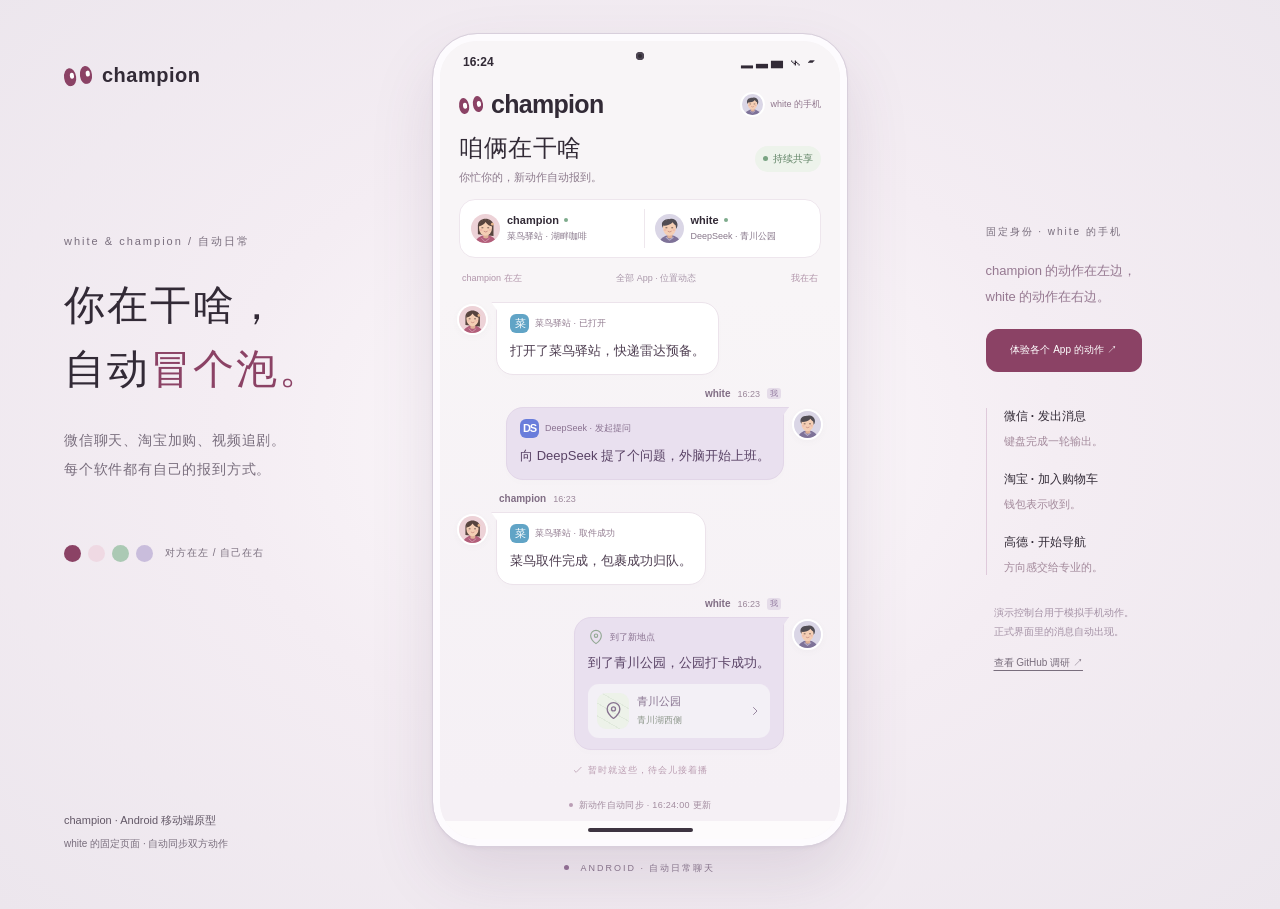
<file: index.html>
<!doctype html>
<html lang="zh-CN">
<head>
  <meta charset="UTF-8">
  <meta name="viewport" content="width=device-width, initial-scale=1, viewport-fit=cover">
  <meta name="theme-color" content="#f8f5f7">
  <title>champion · white 的手机</title>
  <link rel="stylesheet" href="styles.css?v=8">
  <link rel="stylesheet" href="diary.css?v=12">
  <script src="app-actions.js?v=2" defer></script>
  <script src="app.js?v=16" defer></script>
</head>
<body data-viewer="white">
  <div class="studio">
    <aside class="intro">
      <div class="wordmark"><span class="brand-eyes"><i></i><i></i></span> champion</div>
      <div class="intro-copy"><p class="eyebrow">white & champion / 自动日常</p><h1>你在干啥，<br>自动<span>冒个泡。</span></h1><p class="intro-description">微信聊天、淘宝加购、视频追剧。<br>每个软件都有自己的报到方式。</p></div>
      <div class="design-palette"><i></i><i></i><i></i><i></i><span>对方在左 / 自己在右</span></div>
      <p class="studio-foot">champion · Android 移动端原型<br><span>white 的固定页面 · 自动同步双方动作</span></p>
    </aside>
    <div class="device-wrap">
      <button class="mobile-prototype-label" data-action="demo">演示原型 · white 的手机 <span>体验动作 ⌄</span></button>
      <main class="phone" aria-label="white 的 champion 手机原型">
        <div class="statusbar"><span id="demo-clock">16:24</span><span class="camera" aria-hidden="true"></span><span class="system-icons" aria-hidden="true">▂▃▅ <span>⌁</span> ▰</span></div>
        <div id="screen" class="screen diary-screen"></div>
        <div class="gesture-bar" aria-hidden="true"><span></span></div>
        <div id="toast" class="toast" role="status" aria-live="polite"></div>
        <dialog id="sheet" aria-labelledby="sheet-title"></dialog>
      </main>
      <p class="device-caption"><span></span> ANDROID · 自动日常聊天</p>
    </div>
    <aside class="preview-controls single-chat-controls" aria-label="原型演示控制">
      <p class="eyebrow">固定身份 · white 的手机</p>
      <p class="demo-context">champion 的动作在左边，<br>white 的动作在右边。</p>
      <button class="studio-simulate" data-action="demo">体验各个 App 的动作 ↗</button>
      <div class="demo-examples"><p><b>微信 · 发出消息</b><span>键盘完成一轮输出。</span></p><p><b>淘宝 · 加入购物车</b><span>钱包表示收到。</span></p><p><b>高德 · 开始导航</b><span>方向感交给专业的。</span></p></div>
      <p class="try-note">演示控制台用于模拟手机动作。<br>正式界面里的消息自动出现。</p>
      <a class="research-link" href="research.md" target="_blank" rel="noopener">查看 GitHub 调研 ↗</a>
    </aside>
  </div>
</body>
</html>
</file>
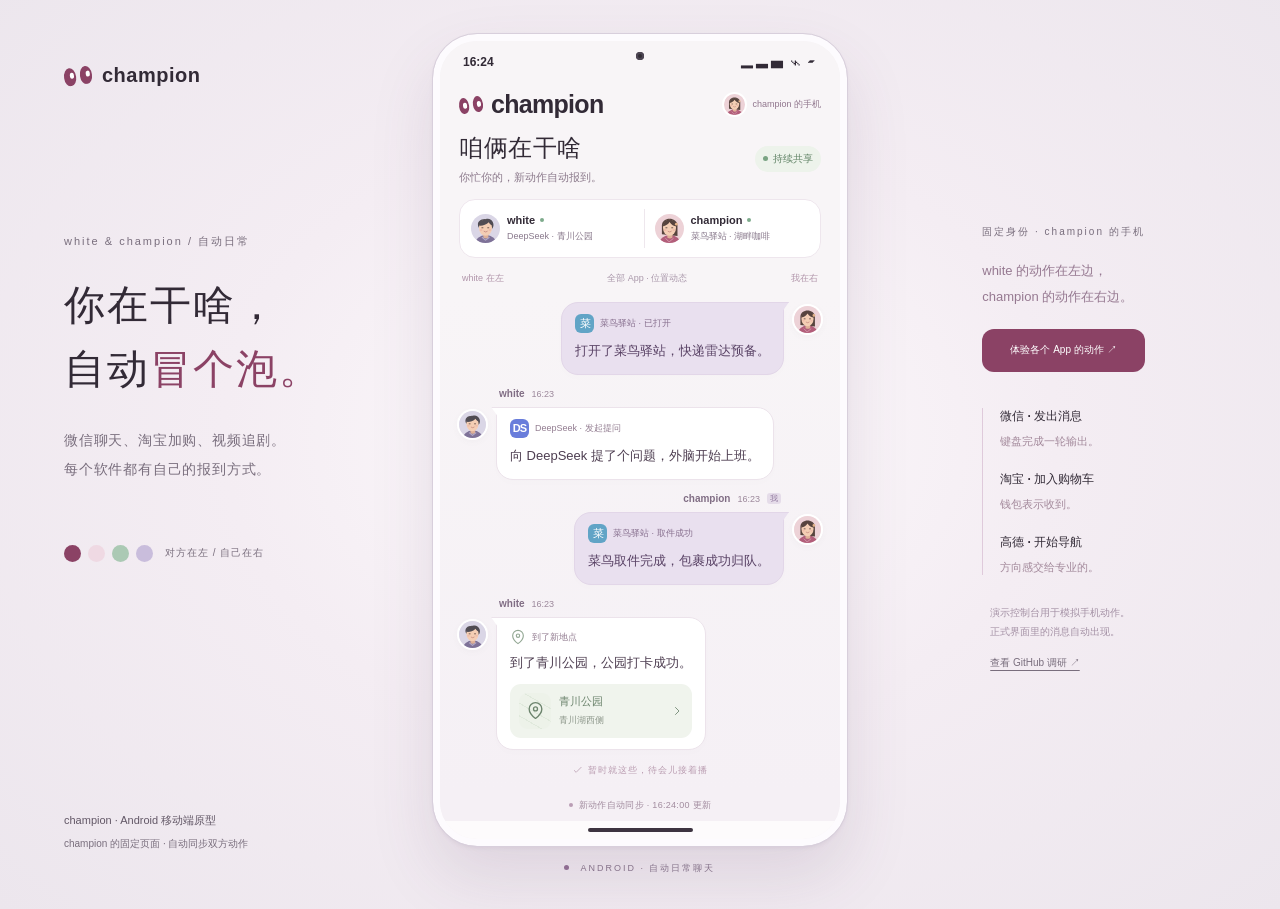
<file: champion.html>
<!doctype html>
<html lang="zh-CN">
<head>
  <meta charset="UTF-8">
  <meta name="viewport" content="width=device-width, initial-scale=1, viewport-fit=cover">
  <meta name="theme-color" content="#f8f5f7">
  <title>champion · champion 的手机</title>
  <link rel="stylesheet" href="styles.css?v=8">
  <link rel="stylesheet" href="diary.css?v=12">
  <script src="app-actions.js?v=2" defer></script>
  <script src="app.js?v=16" defer></script>
</head>
<body data-viewer="champion">
  <div class="studio">
    <aside class="intro">
      <div class="wordmark"><span class="brand-eyes"><i></i><i></i></span> champion</div>
      <div class="intro-copy"><p class="eyebrow">white & champion / 自动日常</p><h1>你在干啥，<br>自动<span>冒个泡。</span></h1><p class="intro-description">微信聊天、淘宝加购、视频追剧。<br>每个软件都有自己的报到方式。</p></div>
      <div class="design-palette"><i></i><i></i><i></i><i></i><span>对方在左 / 自己在右</span></div>
      <p class="studio-foot">champion · Android 移动端原型<br><span>champion 的固定页面 · 自动同步双方动作</span></p>
    </aside>
    <div class="device-wrap">
      <button class="mobile-prototype-label" data-action="demo">演示原型 · champion 的手机 <span>体验动作 ⌄</span></button>
      <main class="phone" aria-label="champion 的 champion 手机原型">
        <div class="statusbar"><span id="demo-clock">16:24</span><span class="camera" aria-hidden="true"></span><span class="system-icons" aria-hidden="true">▂▃▅ <span>⌁</span> ▰</span></div>
        <div id="screen" class="screen diary-screen"></div>
        <div class="gesture-bar" aria-hidden="true"><span></span></div>
        <div id="toast" class="toast" role="status" aria-live="polite"></div>
        <dialog id="sheet" aria-labelledby="sheet-title"></dialog>
      </main>
      <p class="device-caption"><span></span> ANDROID · 自动日常聊天</p>
    </div>
    <aside class="preview-controls single-chat-controls" aria-label="原型演示控制">
      <p class="eyebrow">固定身份 · champion 的手机</p>
      <p class="demo-context">white 的动作在左边，<br>champion 的动作在右边。</p>
      <button class="studio-simulate" data-action="demo">体验各个 App 的动作 ↗</button>
      <div class="demo-examples"><p><b>微信 · 发出消息</b><span>键盘完成一轮输出。</span></p><p><b>淘宝 · 加入购物车</b><span>钱包表示收到。</span></p><p><b>高德 · 开始导航</b><span>方向感交给专业的。</span></p></div>
      <p class="try-note">演示控制台用于模拟手机动作。<br>正式界面里的消息自动出现。</p>
      <a class="research-link" href="research.md" target="_blank" rel="noopener">查看 GitHub 调研 ↗</a>
    </aside>
  </div>
</body>
</html>
</file>
<file: styles.css>
@charset "UTF-8";
:root{--paper:#f8f5f7;--surface:#fff;--ink:#322a36;--muted:#796e7d;--berry:#8b4265;--rose:#efd9e3;--rose-light:#f8edf2;--sage:#dce9df;--green:#447663;--line:#eee7ed;--lilac:#e5e0f2;--shadow:0 8px 28px #4b314c08;font-family:"Segoe UI","Microsoft YaHei",sans-serif;color:var(--ink);background:#f0eaf0;font-synthesis:none}
*{box-sizing:border-box}body{margin:0}button,a,input{ -webkit-tap-highlight-color:transparent}button,input{font:inherit}button{cursor:pointer;color:inherit}button:disabled{cursor:default;opacity:.45}button:focus-visible,a:focus-visible,input:focus-visible,summary:focus-visible{outline:3px solid #9364ba;outline-offset:3px}button{border:0;background:none}a{color:inherit}button svg{flex-shrink:0}svg.icon{width:22px;height:22px;fill:none;stroke:currentColor;stroke-width:1.7;stroke-linecap:round;stroke-linejoin:round;vertical-align:middle}h1,h2,h3,p{margin:0}button,a{touch-action:manipulation}button{min-height:44px}button:active:not(:disabled){transform:translateY(1px)}[hidden]{display:none!important}.studio{display:grid;grid-template-columns:minmax(230px,1fr) 414px minmax(215px,1fr);align-items:center;gap:clamp(30px,5vw,90px);max-width:1440px;margin:auto;padding:34px 5vw;min-height:100dvh;background:radial-gradient(ellipse at 50% 48%,#fdfafc 0%,#f4edf3 46%,#ece6ed 100%)}.intro{align-self:stretch;display:flex;flex-direction:column;padding:30px 0 20px}.wordmark{font-size:12px;letter-spacing:3px;text-decoration:none;display:flex;align-items:center;gap:10px;font-weight:650}.brand-eyes{display:inline-flex;gap:4px;transform:rotate(-8deg)}.brand-eyes i{width:12px;height:18px;background:var(--berry);border-radius:60% 60% 55% 55%;position:relative}.brand-eyes i:after{content:"";width:4px;height:6px;background:#fff;position:absolute;right:2px;top:5px;border-radius:3px}.intro-copy{margin:auto 0 60px}.eyebrow{font-size:11px;letter-spacing:2px;color:var(--muted);font-weight:500}.intro h1{font-family:"Microsoft YaHei",sans-serif;font-size:clamp(36px,3.2vw,48px);font-weight:500;line-height:1.55;letter-spacing:2px;margin-top:25px}.intro h1 span{color:var(--berry)}.intro-description{font-size:14px;color:var(--muted);line-height:2.1;margin-top:25px;letter-spacing:.8px}.design-palette{display:flex;align-items:center;gap:7px;margin-bottom:auto}.design-palette i{height:17px;width:17px;border-radius:50%;background:var(--berry)}.design-palette i:nth-child(2){background:var(--rose)}.design-palette i:nth-child(3){background:#abc9b4}.design-palette i:nth-child(4){background:#c9bddc}.design-palette span{font-size:10px;margin-left:5px;letter-spacing:1px;color:var(--muted)}.studio-foot{font-size:11px;line-height:2.1;color:#625766;margin-top:100px}.studio-foot span{font-size:10px;color:var(--muted)}.device-wrap{width:414px}.phone{position:relative;width:414px;height:862px;max-height:calc(100dvh - 88px);min-height:670px;display:flex;flex-direction:column;border:7px solid #fdfbfe;outline:1px solid #d8cfdc;border-radius:44px;background:var(--paper);overflow:hidden;box-shadow:0 30px 65px #5b3e6122,0 2px 4px #573b6214}.statusbar{flex-shrink:0;height:36px;display:flex;justify-content:space-between;align-items:center;padding:5px 23px 0;font-size:12px;font-weight:650;background:var(--paper);position:relative;z-index:2}.camera{position:absolute;left:calc(50% - 4px);top:11px;width:8px;height:8px;border-radius:50%;background:#312c33;box-shadow:inset 0 0 0 2px #4d4553}.system-icons{font-size:13px;letter-spacing:2px;display:flex;align-items:center;gap:5px}.system-icons span{font-size:20px}.screen{flex:1;overflow-y:auto;overflow-x:hidden;scrollbar-width:none;position:relative;scroll-behavior:smooth}.screen::-webkit-scrollbar{display:none}.bottom-nav{display:grid;grid-template-columns:repeat(4,1fr);padding:6px 13px 1px;background:#fdfbfc;border-top:1px solid var(--line);flex-shrink:0;z-index:2}.nav-item{font-size:10px;display:flex;flex-direction:column;align-items:center;gap:4px;color:var(--muted);padding:6px 0}.nav-item .nav-icon{height:28px;width:53px;display:grid;place-items:center;border-radius:20px}.nav-item.active{color:var(--berry);font-weight:650}.nav-item.active .nav-icon{background:var(--rose)}.nav-item .icon{width:21px;height:21px}.gesture-bar{height:18px;background:#fdfbfc;display:grid;place-items:center;z-index:2;flex-shrink:0}.gesture-bar span{height:4px;width:105px;border-radius:5px;background:#3d3440}.device-caption{text-align:center;font-size:9px;letter-spacing:2px;color:#8a788e;margin-top:16px}.device-caption span{display:inline-block;width:5px;height:5px;border-radius:50%;background:#947296;vertical-align:1px;margin-right:7px}.mobile-prototype-label{display:none}.preview-controls{max-width:245px;justify-self:center}.preview-controls>.eyebrow{font-size:10px}.scenario-list{display:grid;gap:8px;margin-top:23px}.scenario-list button{padding:13px 11px;display:flex;align-items:center;gap:11px;border-radius:13px;text-align:left;border:1px solid transparent;transition:background .2s;font-size:12px;width:100%;min-height:68px}.scenario-list button[aria-pressed=true]{background:#fbf8fc;border-color:#e1d4e2;box-shadow:0 5px 15px #5b3f6906}.scenario-list small{display:block;font-size:10px;font-weight:400;color:var(--muted);margin-top:5px}.scenario-dot{width:7px;height:7px;background:#599178;border-radius:50%;flex-shrink:0}.scenario-dot.offline{background:#b49a77}.scenario-dot.paused{background:#b7829c}.scenario-dot.unpaired{background:#a8a0b5}.scenario-check{margin-left:auto;opacity:0;color:var(--berry)}[aria-pressed=true] .scenario-check{opacity:1}.try-note{margin:44px 8px 25px;font-size:11px;line-height:1.9}.mini-line{display:block;width:23px;height:2px;background:#b997b1;margin-bottom:16px}.try-note p{font-weight:600;margin-bottom:6px}.try-note>span:last-child{color:var(--muted);font-size:10px}.reset-preview{font-size:11px;color:var(--muted);padding:8px}.research-link{display:block;font-size:10px;margin:15px 8px;color:var(--muted);text-underline-offset:4px}.page{padding:10px 21px 24px;animation:arrive .22s ease-out}.topline{display:flex;justify-content:space-between;align-items:center;margin:3px 0 21px}.app-brand{font-size:22px;letter-spacing:2px;font-weight:650;display:flex;align-items:center;gap:9px}.app-brand small{font-size:9px;letter-spacing:1.5px;color:var(--muted);font-weight:400;display:block;margin-top:1px}.brand-block{display:flex;align-items:center;gap:8px}.brand-block .brand-eyes i{width:10px;height:16px}.round-btn{height:44px;width:44px;display:grid;place-items:center;border-radius:50%;background:#fff;position:relative;border:1px solid var(--line);flex-shrink:0}.round-btn.notification:after{content:"";position:absolute;width:5px;height:5px;border-radius:50%;background:var(--berry);right:12px;top:10px;border:1px solid #fff}.greeting{font-size:12px;color:var(--muted);margin-bottom:9px;display:flex;align-items:center;gap:5px}.greeting .icon{width:15px;height:15px}.home-title{font-size:25px;font-weight:600;line-height:1.45;letter-spacing:.4px;margin-bottom:17px}.home-title em{font-style:normal;color:var(--berry)}.together-strip{display:flex;justify-content:space-between;align-items:center;margin-bottom:15px}.couple-stack{display:flex;align-items:center;gap:0}.avatar{width:42px;height:42px;border-radius:50%;display:block;overflow:hidden;flex-shrink:0}.avatar svg{width:100%;height:100%;display:block}.couple-stack .avatar{width:29px;height:29px;border:2px solid var(--paper)}.couple-stack .avatar+.avatar{margin-left:-8px}.together-text{font-size:11px;margin-left:7px;color:#756679}.together-text b{font-family:Georgia,serif;font-size:16px;font-weight:400;color:var(--berry);margin:0 3px}.share-chip{font-size:10px;border-radius:20px;padding:6px 9px;min-height:32px;display:flex;align-items:center;gap:4px;color:var(--green);background:#eaf1eb}.share-chip .icon{width:12px;height:12px}.share-chip.is-paused{color:var(--berry);background:var(--rose-light)}.map-card{background:#fff;border-radius:24px;overflow:hidden;box-shadow:var(--shadow);border:1px solid #ede8ec;position:relative}.mini-map{height:215px;position:relative;overflow:hidden;background:#eff0e9}.map-illustration{height:100%;width:100%;display:block}.map-illustration .road{fill:none;stroke:#fff;stroke-width:9}.map-illustration .minor{stroke:#fafbf7;stroke-width:4}.map-illustration .road-edge{fill:none;stroke:#dcded4;stroke-width:12}.map-illustration .street-label{font-size:9px;fill:#8c978c;letter-spacing:2px}.map-illustration .water-label{font-size:12px;fill:#8dafa6;letter-spacing:5px}.map-caption{position:absolute;left:10px;bottom:6px;color:#637b6d;font-size:8px;letter-spacing:.5px;background:#f9fcf5b8;padding:2px 5px;border-radius:4px}.map-location-tag{position:absolute;top:13px;left:13px;border-radius:15px;background:#fffefaee;padding:7px 10px;font-size:10px;display:flex;align-items:center;gap:4px;color:#61705f;box-shadow:0 2px 8px #5368470b}.map-location-tag .icon{height:12px;width:12px}.map-expand{position:absolute;bottom:13px;right:12px;height:36px;min-height:36px;width:36px;border-radius:12px;background:#fffdf8;display:grid;place-items:center;color:#6d7769;box-shadow:0 2px 8px #53684712}.map-expand .icon{width:18px;height:18px}.map-marker{position:absolute;top:47%;left:62%;transform:translate(-50%,-50%);min-height:44px;padding:0;display:flex;flex-direction:column;align-items:center}.map-marker:active{transform:translate(-50%,-50%)}.marker-ring{border:3px solid #fff;border-radius:50%;box-shadow:0 0 0 2px #b87594,0 5px 12px #63495629;position:relative;background:#e9bbcb}.map-marker .avatar{width:43px;height:43px}.marker-ring:after{content:"";position:absolute;width:9px;height:9px;background:var(--berry);border:2px solid white;border-radius:50%;right:0;bottom:0}.marker-label{font-size:10px;background:#fff;padding:4px 9px;border-radius:7px;box-shadow:0 3px 6px #48543d13;margin-top:7px;white-space:nowrap}.self-dot{position:absolute;left:26%;top:77%;width:16px;height:16px;background:#83779f;border:3px solid white;border-radius:50%;box-shadow:0 0 0 9px #9283b423}.self-label{position:absolute;top:84%;left:25%;font-size:9px;color:#756a8b}.map-dashed{position:absolute;inset:0;height:100%;width:100%;pointer-events:none}.map-dashed path{stroke:#ba879f;stroke-width:1.8;stroke-dasharray:5 5;fill:none}.map-dashed text{font-size:10px;fill:#9a6480}.partner-card{padding:15px}.partner-row{display:flex;align-items:center;gap:10px}.partner-details{flex:1}.partner-name{font-size:14px;font-weight:650;display:flex;align-items:center;gap:7px}.tiny-status{font-size:9px;font-weight:400;display:inline-flex;align-items:center;gap:3px;color:var(--green)}.tiny-status:before{content:"";width:4px;height:4px;background:currentColor;border-radius:50%}.partner-sub{font-size:11px;color:var(--muted);margin-top:5px}.distance{text-align:right;font-size:11px;color:var(--muted)}.distance b{font-family:Georgia,serif;font-weight:400;font-size:26px;color:var(--ink);margin-right:3px}.distance span{display:block;font-size:9px;margin-top:2px;color:var(--muted)}.soft-divider{border:none;border-top:1px solid var(--line);margin:12px 0}.device-info{display:flex;align-items:center;gap:11px;color:#7c7281;font-size:10px}.device-info span{display:flex;align-items:center;gap:4px;white-space:nowrap}.device-info .icon{width:13px;height:13px}.device-info .freshness{margin-left:auto;color:#8e8292;font-size:9px}.section-title{font-size:14px;font-weight:650;display:flex;align-items:center;justify-content:space-between;margin:21px 0 11px}.text-button{font-size:10px;font-weight:400;color:var(--muted);display:flex;align-items:center;gap:3px;min-height:30px;padding:0 0 0 8px}.text-button .icon{width:13px;height:13px}.current-cards{display:grid;grid-template-columns:1fr 1fr;gap:11px}.current-card{border-radius:18px;background:var(--rose-light);padding:14px;text-align:left;min-width:0;min-height:111px;position:relative;overflow:hidden}.current-card.sage{background:#eaf0eb}.current-card .card-label{font-size:10px;color:#806d79;display:flex;align-items:center;gap:5px}.current-card .card-label .icon{width:14px;height:14px}.current-card h3{font-size:16px;font-weight:600;margin:10px 0 5px}.current-card p{font-size:9px;color:var(--muted)}.mini-app{display:inline-flex;width:25px;height:25px;border-radius:8px;background:#d9687b;color:white;align-items:center;justify-content:center;margin-right:6px;font-size:17px;font-weight:650;vertical-align:middle}.current-card .corner-art{position:absolute;right:13px;bottom:17px;color:#c2afbb;transform:rotate(-13deg)}.current-card .corner-art .icon{width:30px;height:30px;stroke-width:1.2}.my-status{display:flex;align-items:center;justify-content:space-between;padding:14px 0 2px;font-size:10px;color:var(--muted)}.my-status button{font-size:10px;color:var(--berry);display:flex;align-items:center;gap:4px;min-height:34px}.my-status .icon{width:12px;height:12px}.heart-send{margin-top:14px;display:flex;align-items:center;justify-content:center;gap:8px;padding:14px;width:100%;background:var(--berry);color:#fff;border-radius:16px;font-size:12px;box-shadow:0 5px 15px #8b426518;min-height:48px}.heart-send .icon{height:17px;width:17px}.page-heading{display:flex;align-items:center;justify-content:space-between;margin:7px 0 6px}.page-heading h1{font-size:24px;font-weight:600}.page-subtitle{font-size:11px;color:var(--muted);line-height:1.7;margin-bottom:21px}.heading-eyebrow{font-size:9px;color:var(--berry);letter-spacing:1px;margin-bottom:8px}.full-map-page{padding:10px 0 0;position:relative;min-height:100%}.map-header{padding:0 21px 14px}.full-map{height:395px;position:relative;background:#eef0e8;overflow:hidden}.full-map .map-marker{top:41%;left:65%}.full-map .self-dot{top:73%;left:28%}.full-map .self-label{top:79%;left:27%}.full-map .map-location-tag{top:16px;left:21px}.full-map .map-illustration{transform:scale(1.35)}.full-map .map-caption{bottom:35px;left:19px}.map-bottom{margin:-24px 12px 0;border-radius:26px 26px 0 0;background:var(--paper);position:relative;padding:9px 9px 22px}.sheet-handle{width:33px;height:4px;background:#d8cfd9;border-radius:4px;margin:0 auto 16px}.location-detail{padding:16px;background:#fff;border-radius:19px}.location-detail h2{font-size:18px;margin-bottom:5px}.location-meta{font-size:11px;color:var(--muted);line-height:1.8}.location-actions{display:grid;grid-template-columns:1fr 1fr;gap:10px;margin-top:16px}.pill-btn{border-radius:13px;background:var(--rose-light);font-size:11px;padding:10px;display:flex;align-items:center;justify-content:center;gap:6px;min-height:43px;color:var(--berry)}.pill-btn.primary{background:var(--berry);color:#fff}.pill-btn .icon{width:16px;height:16px}.place-row{display:flex;align-items:center;gap:12px;padding:13px 3px;text-align:left;width:100%;font-size:12px;border-bottom:1px solid var(--line)}.place-icon{display:grid;place-items:center;width:35px;height:35px;background:#e9e2ef;border-radius:12px;color:#8b78a0;flex-shrink:0}.place-row small{display:block;font-size:10px;color:var(--muted);margin-top:4px}.chevron{margin-left:auto;color:#a69baa}.chevron .icon{width:16px;height:16px}.segmented{display:flex;padding:4px;border-radius:13px;background:#ece6ed;margin-bottom:20px;gap:4px}.segmented button{flex:1;font-size:11px;min-height:34px;border-radius:10px;color:var(--muted)}.segmented button[aria-pressed=true]{background:#fff;color:var(--berry);box-shadow:0 2px 6px #52395a08;font-weight:600}.app-summary{padding:20px;background:var(--rose-light);border-radius:21px;margin-bottom:17px}.summary-top{display:flex;justify-content:space-between;align-items:center;font-size:10px;color:var(--muted)}.summary-number{font-size:11px;margin-top:10px;display:flex;align-items:baseline;gap:5px}.summary-number b{font-size:34px;font-family:Georgia,serif;font-weight:400}.summary-caption{font-size:10px;color:var(--muted);margin-top:8px}.bar-chart{display:flex;height:83px;align-items:flex-end;gap:8px;padding-top:10px;margin-top:15px}.bar-column{display:flex;flex:1;height:100%;align-items:center;justify-content:flex-end;flex-direction:column;gap:7px}.bar{width:100%;max-width:29px;border-radius:5px 5px 3px 3px;background:#dcb7cb;min-height:3px}.bar.current{background:#98647f}.bar-column small{font-size:8px;color:#806979}.app-list{background:#fff;border-radius:20px;padding:3px 15px}.app-row{display:flex;align-items:center;gap:11px;border-bottom:1px solid var(--line);padding:15px 0;width:100%;text-align:left}.app-row:last-child{border:0}.app-logo{display:grid;place-items:center;width:40px;height:40px;border-radius:13px;color:#fff;background:#c46175;font-weight:700;font-size:20px;flex-shrink:0}.app-logo.music{background:#d66178}.app-logo.chat{background:#6ba57f}.app-logo.book{background:#b85964;font-size:12px}.app-logo.map{background:#7793bc}.app-logo .icon{width:23px;height:23px}.app-row-info{flex:1;min-width:0}.app-row-info strong{font-size:12px;font-weight:550;display:block}.app-row-info small{font-size:9px;color:var(--muted);display:block;margin-top:5px}.app-time{font-size:11px;color:#766a7b;text-align:right}.app-time small{display:block;font-size:8px;margin-top:5px}.tiny-track{display:block;width:100%;height:3px;background:#f3eef2;border-radius:4px;margin-top:8px}.tiny-track span{height:3px;border-radius:3px;background:#d9b5c8;display:block}.subtle-note{font-size:10px;color:var(--muted);line-height:1.9;margin:14px 3px;display:flex;gap:6px;align-items:flex-start}.subtle-note .icon{width:13px;height:13px;margin-top:3px;flex-shrink:0}.timeline{padding-left:7px}.timeline-item{display:flex;position:relative;padding:0 0 25px 27px;gap:10px}.timeline-item:before{content:"";position:absolute;left:3px;top:5px;width:7px;height:7px;border-radius:50%;background:#af829a;box-shadow:0 0 0 4px #f0e4eb}.timeline-item:after{content:"";position:absolute;left:6px;top:17px;bottom:0;width:1px;background:#e7dce6}.timeline-item:last-child:after{display:none}.timeline-time{font-size:10px;color:var(--muted);min-width:34px;line-height:1.6}.timeline-content h3{font-size:12px;font-weight:550;line-height:1.5}.timeline-content p{font-size:10px;color:var(--muted);margin-top:5px;line-height:1.7}.quote-card{background:#fff;border-radius:14px;padding:12px 16px;margin-top:9px;font-size:12px;color:var(--berry)}.couple-banner{border-radius:23px;padding:24px 18px 20px;background:var(--rose-light);text-align:center;position:relative;overflow:hidden;margin-bottom:22px}.pair-portraits{display:flex;justify-content:center;align-items:center;gap:22px;margin:1px 0 13px}.pair-portraits .avatar{width:65px;height:65px;border:3px solid #fff}.pair-portraits>.icon{color:#b06e8e;width:22px;height:22px}.couple-banner h2{font-size:16px;font-weight:600;letter-spacing:1px}.couple-banner p{font-size:10px;color:var(--muted);margin-top:8px}.couple-banner p b{font-family:Georgia,serif;font-size:15px;font-weight:400;color:var(--berry)}.settings-group{background:#fff;border-radius:20px;padding:0 15px}.setting-row{display:flex;align-items:center;gap:11px;padding:15px 0;border-bottom:1px solid var(--line);width:100%;text-align:left;font-size:12px}.setting-row:last-child{border:0}.setting-row>span:first-child{color:#96809d}.setting-copy{flex:1}.setting-copy b{font-size:12px;font-weight:550}.setting-copy small{display:block;font-size:9px;color:var(--muted);margin-top:5px;line-height:1.6}.toggle{height:28px;min-height:44px;width:43px;position:relative;flex-shrink:0;display:grid;place-items:center;cursor:pointer}.toggle input{position:absolute;opacity:0;width:43px;height:44px;inset:0;cursor:pointer}.toggle-track{width:37px;height:23px;border-radius:15px;background:#ddd5df;transition:background .2s;pointer-events:none}.toggle-track:after{content:"";display:block;width:17px;height:17px;margin:3px;background:#fff;border-radius:50%;box-shadow:0 1px 3px #473d511f;transition:transform .2s}.toggle input:checked+.toggle-track{background:var(--berry)}.toggle input:checked+.toggle-track:after{transform:translateX(14px)}.toggle input:focus-visible+.toggle-track{outline:3px solid #9364ba;outline-offset:4px}.setting-value{font-size:10px;color:var(--muted)}.pause-banner{padding:13px 14px;display:flex;gap:11px;align-items:center;width:100%;background:#eee8f3;border-radius:16px;text-align:left;margin-top:15px;color:#756387}.pause-banner .icon{width:19px;height:19px}.pause-banner strong{font-size:11px;font-weight:550}.pause-banner small{display:block;font-size:9px;color:var(--muted);margin-top:5px;line-height:1.6}.pause-banner .chevron{margin-left:auto}.permission-statement{text-align:center;font-size:9px;line-height:1.9;color:var(--muted);margin-top:22px}.state-message{padding:21px 18px;background:#f4edf5;border-radius:20px;margin-bottom:18px;display:flex;align-items:flex-start;gap:12px}.state-message .icon{width:23px;height:23px;color:#957aa2}.state-message h3{font-size:12px;font-weight:550;margin-bottom:7px}.state-message p{font-size:10px;color:var(--muted);line-height:1.9}.empty-scene{text-align:center;padding:38px 22px;background:var(--rose-light);border-radius:25px;margin:18px 0}.empty-portraits{display:flex;align-items:center;justify-content:center;gap:20px;margin-bottom:25px}.empty-portraits .avatar{width:65px;height:65px}.empty-avatar{height:65px;width:65px;border:1.5px dashed #ba94ab;border-radius:50%;display:grid;place-items:center;color:#b292a9}.empty-scene h2{font-size:22px;font-weight:550;line-height:1.6;margin-bottom:13px}.empty-scene p{font-size:11px;color:var(--muted);line-height:2}.empty-scene .heart-send{margin-top:25px}.muted-map{filter:saturate(.3)}.muted-map .marker-ring{box-shadow:0 0 0 2px #b0a8aa}.muted-map .marker-ring:after{background:#a9a1a0}.paused-map-overlay{position:absolute;inset:0;display:flex;align-items:center;justify-content:center;background:#f5f3f0bc;backdrop-filter:blur(3px);z-index:1}.paused-map-message{text-align:center;color:#8d788e}.paused-map-message>.icon{width:32px;height:32px;stroke-width:1.3;margin-bottom:8px}.paused-map-message p{font-size:12px}.paused-map-message small{font-size:9px;display:block;margin-top:6px}.toast{position:absolute;bottom:95px;left:24px;right:24px;background:#4d3e52;box-shadow:0 6px 18px #42324725;color:#fff;padding:13px 16px;border-radius:15px;font-size:11px;line-height:1.6;z-index:8;opacity:0;transform:translateY(8px);pointer-events:none;transition:opacity .2s,transform .2s;text-align:center}.toast.show{opacity:1;transform:translateY(0)}dialog{border:0;border-radius:27px 27px 35px 35px;background:var(--paper);color:var(--ink);padding:10px 21px 27px;width:min(400px,calc(100vw - 14px));max-height:78dvh;overflow-y:auto;margin:auto;box-shadow:0 12px 70px #2e1f4940}dialog::backdrop{background:#3d2f434d;backdrop-filter:blur(3px)}.dialog-head{display:flex;align-items:center;justify-content:space-between;margin-bottom:16px}.dialog-head h2{font-size:19px;font-weight:600}.dialog-head button{width:36px;min-height:36px;background:#eae4ed;border-radius:50%;display:grid;place-items:center}.dialog-head button .icon{width:17px;height:17px}.sheet-body>p{font-size:11px;color:var(--muted);line-height:1.9;margin-bottom:16px}.choice-grid{display:grid;grid-template-columns:1fr 1fr;gap:10px;margin-bottom:16px}.choice-grid button{border:1px solid #e7dfe8;border-radius:15px;background:#fff;padding:15px 9px;text-align:center;font-size:12px;min-height:72px}.choice-grid button[aria-pressed=true]{background:var(--rose-light);border-color:#b7809c;color:var(--berry)}.choice-grid button .icon{display:block;margin:0 auto 8px;color:#a888a0}.form-label{display:block;font-size:11px;margin:14px 0 8px}.text-input{width:100%;padding:13px 14px;border:1px solid #ddd2e0;background:#fff;border-radius:12px;font-size:16px;color:var(--ink)}.sheet-primary{width:100%;min-height:47px;padding:12px;background:var(--berry);color:#fff;border-radius:14px;font-size:12px;margin-top:17px;display:flex;align-items:center;justify-content:center;gap:7px}.sheet-primary .icon{width:17px;height:17px}.check-row{display:flex;gap:10px;align-items:center;padding:12px 0;min-height:47px;font-size:12px;line-height:1.7;cursor:pointer}.check-row input{accent-color:var(--berry);width:18px;height:18px;flex-shrink:0}.check-row small{font-size:10px;color:var(--muted);display:block}.radio-card{display:flex;align-items:center;gap:12px;padding:15px 12px;border:1px solid var(--line);background:#fff;border-radius:13px;margin:10px 0;font-size:12px;cursor:pointer}.radio-card input{accent-color:var(--berry);width:17px;height:17px;flex-shrink:0}.radio-card small{display:block;font-size:10px;color:var(--muted);margin-top:6px}.share-code{font-family:Georgia,serif;font-size:39px;letter-spacing:10px;text-align:center;color:var(--berry);padding:23px 0;background:var(--rose-light);border-radius:15px;margin-bottom:20px}.dialog-success{text-align:center;padding:18px 4px}.dialog-success>.icon{width:60px;height:60px;fill:#ebc5d7;stroke:#b47b99;stroke-width:1;margin-bottom:15px}.dialog-success h3{font-size:21px;margin-bottom:10px}.dialog-success p{font-size:12px;line-height:1.9;color:var(--muted)}.success-note{background:var(--rose-light);padding:18px;border-radius:16px;font-size:12px;line-height:1.8;margin-top:16px;color:var(--berry)}.data-table{width:100%;border-collapse:collapse;font-size:11px}.data-table td{padding:13px 2px;border-bottom:1px solid var(--line)}.data-table td:last-child{text-align:right;color:var(--muted)}.notice-item{padding:15px 0;border-bottom:1px solid var(--line);display:flex;gap:12px}.notice-item .icon{color:#a67b96;width:20px;height:20px}.notice-item h3{font-size:12px;font-weight:550;margin-bottom:6px}.notice-item p{font-size:10px;color:var(--muted);line-height:1.8}.notice-item small{display:block;color:#958899;font-size:9px;margin-top:8px}.inline-demo{font-size:9px;background:#ece5ef;color:#77677f;padding:3px 7px;border-radius:5px;margin-bottom:12px;display:inline-block}.inline-error{font-size:11px;line-height:1.7;color:#a0445d;min-height:19px;margin-top:7px}.privacy-callout{padding:14px;background:#e9efe9;border-radius:13px;font-size:10px;line-height:1.9;color:#56775f}.visual-heart{position:relative;display:block;height:120px;margin-bottom:8px}.visual-heart:before,.visual-heart:after{content:"";position:absolute;top:21px;width:55px;height:87px;background:#dca9c1;border-radius:40px 40px 5px 5px;left:calc(50% - 47px);transform:rotate(-45deg);transform-origin:100% 100%;box-shadow:inset 4px 4px 10px #f0c8de}.visual-heart:after{left:calc(50% + 6px);transform:rotate(45deg);transform-origin:0 100%;background:#c18aaa;box-shadow:inset -4px 4px 10px #e8bad1}.route-mode .map-dashed path{stroke-width:3;stroke-dasharray:0}.phone:has(dialog[open]) .screen{overflow:hidden}
@keyframes arrive{from{opacity:.6;transform:translateY(4px)}to{opacity:1;transform:translateY(0)}}
@media(min-width:1100px) and (max-height:850px){.phone{min-height:680px}.intro h1{font-size:38px}.intro-copy{margin-bottom:35px}.studio-foot{margin-top:65px}.studio{padding-top:22px;padding-bottom:22px}}
@media(max-width:1099px){.studio{grid-template-columns:1fr 414px;max-width:930px;gap:45px;padding:28px 35px}.preview-controls{grid-column:1/-1;max-width:100%;width:100%;display:flex;flex-wrap:wrap;gap:15px;align-items:center;justify-content:center}.preview-controls>.eyebrow,.try-note,.research-link{display:none}.scenario-list{display:flex;margin:0;gap:7px;flex-wrap:wrap;justify-content:center}.scenario-list button{width:auto;min-height:44px;padding:8px 12px;font-size:11px}.scenario-list small,.scenario-check{display:none}.reset-preview{min-height:40px}.intro h1{font-size:36px}.phone{max-height:none;height:835px}.intro{padding-top:25px}.studio-foot{margin-top:65px}}
@media(max-width:720px){:root{background:var(--paper)}.studio{display:flex;flex-direction:column;padding:0;gap:0;min-height:100dvh;background:var(--paper)}.intro{display:none}.device-wrap{width:100%;max-width:440px}.phone{width:100%;height:calc(100dvh - 26px);max-height:none;min-height:0;border:0;outline:0;border-radius:0;box-shadow:none}.device-caption{display:none}.mobile-prototype-label{display:block;text-align:center;font-size:9px;letter-spacing:1px;color:#8b788d;height:26px;line-height:26px;background:#ede6ee}.statusbar{height:31px;padding-top:0}.camera{top:8px}.page{padding-left:21px;padding-right:21px}.preview-controls{max-width:440px;padding:18px 10px;background:#eee7ef;gap:5px}.scenario-list{gap:2px}.scenario-list button{font-size:10px;padding:7px 8px}.scenario-dot{height:5px;width:5px}.scenario-list button[aria-pressed=true]{border-color:transparent}.reset-preview{font-size:10px}.gesture-bar{padding-bottom:env(safe-area-inset-bottom);height:calc(18px + env(safe-area-inset-bottom))}dialog{width:min(420px,100vw);border-radius:25px 25px 0 0;margin:auto auto 0;max-height:85dvh}.home-title{font-size:25px}.bottom-nav{padding-top:7px}}
@media(max-width:359px){.page{padding-left:16px;padding-right:16px}.home-title{font-size:22px}.device-info{gap:6px;font-size:9px}.device-info .freshness{font-size:8px}.current-card{padding:12px}.current-card h3{font-size:14px}.current-card p{font-size:9px}.current-card .corner-art{right:9px}.partner-card{padding:12px}.partner-name{font-size:13px}.map-header{padding-left:16px;padding-right:16px}.together-text{font-size:10px}.share-chip{font-size:9px;padding:6px}.summary-number b{font-size:30px}}
@media(prefers-reduced-motion:reduce){*,*:before,*:after{animation:none!important;transition:none!important;scroll-behavior:auto!important}}
/* Compact home layout keeps the shared status close to the map. */
.full-map{height:330px}
.visual-heart{position:relative;display:block;width:120px;height:135px;margin:4px auto 12px}
.visual-heart:before,.visual-heart:after{content:"";position:absolute;left:60px;top:16px;width:60px;height:96px;background:#dca9c1;border-radius:60px 60px 0 0;transform:rotate(-45deg);transform-origin:0 100%;box-shadow:inset 4px 4px 12px #eec5da}
.visual-heart:after{left:0;transform:rotate(45deg);transform-origin:100% 100%;background:#ca95b0;box-shadow:inset -4px 4px 12px #e5b9d1}
.topline{margin-bottom:14px}.greeting{margin-bottom:7px}.home-title{margin-bottom:13px}.together-strip{margin-bottom:13px}.mini-map{height:190px}.partner-sub{font-size:11px}.current-card{min-height:107px}.current-card p,.current-card .card-label{font-size:11px}.tiny-status{font-size:10px}.device-info{font-size:11px;gap:10px}.device-info .freshness{font-size:10px}.share-chip{font-size:11px}.together-text{font-size:11px}.text-button{font-size:11px;min-height:36px}.section-title{margin-top:17px;margin-bottom:8px;font-size:15px}.my-status,.my-status button{font-size:11px}.nav-item{font-size:11px}.app-row-info strong{font-size:14px}.app-row-info small{font-size:11px}.app-time{font-size:12px}.app-time small{font-size:10px}.summary-top,.summary-caption,.page-subtitle{font-size:12px}.bar-column small{font-size:10px}.subtle-note{font-size:11px}.setting-copy b{font-size:14px}.setting-copy small,.setting-value{font-size:11px}.place-row{font-size:13px}.place-row small,.location-meta{font-size:11px}.timeline-content h3{font-size:14px}.timeline-content p,.timeline-time{font-size:11px}.sheet-body>p{font-size:13px}.sheet-primary{font-size:14px}.privacy-callout{font-size:12px}.radio-card,.check-row{font-size:13px}.radio-card small,.check-row small{font-size:11px}.data-table{font-size:12px}.pause-banner strong{font-size:13px}.pause-banner small{font-size:11px}.permission-statement{font-size:10px}.couple-banner p{font-size:12px}.toast{font-size:12px}.notice-item h3{font-size:14px}.notice-item p{font-size:12px}.notice-item small{font-size:11px}.state-message h3{font-size:14px}.state-message p{font-size:12px}.empty-scene p{font-size:13px}
@media(max-width:720px){.mobile-prototype-label{width:100%;height:32px;min-height:32px;line-height:32px;font-size:10px;padding:0 16px}.mobile-prototype-label span{margin-left:18px;color:#77546e}.phone{height:calc(100dvh - 32px)}.preview-controls{display:none}.current-card{min-height:109px}.device-info .freshness{font-size:10px}.topline{margin-bottom:13px}}
@media(max-width:359px){.home-title{font-size:21px}.together-text,.share-chip{font-size:10px}.current-card{padding:12px 10px}.current-card h3{font-size:14px}.current-card p{font-size:10px}.device-info{gap:5px;font-size:10px}.device-info .freshness{font-size:9px}.partner-sub{font-size:10px}.map-marker .avatar{width:38px;height:38px}}

/* champion: the foreground app is the primary shared moment. */
.wordmark{font-family:Georgia,"Segoe UI",sans-serif;font-size:20px;font-weight:600;letter-spacing:.5px}.champion-word{font-family:Georgia,"Segoe UI",sans-serif;font-size:27px;font-weight:600;letter-spacing:-.7px}.champion-home .topline{margin-bottom:17px}.champion-home .greeting{font-size:12px}.champion-home .home-title{font-size:25px;margin-bottom:11px}.identity-button{display:flex;align-items:center;gap:6px;min-height:44px;padding:5px 7px 5px 5px;border:1px solid var(--line);background:#fff;border-radius:24px;font-size:10px;color:var(--muted)}.identity-button .avatar{width:28px;height:28px}.identity-button>.icon{width:12px;height:12px}.connection-strip{display:flex;align-items:center;justify-content:space-between;margin-bottom:13px;font-size:10px;color:var(--muted);gap:4px}.connection-strip>span{display:flex;align-items:center;gap:6px}.connection-strip>span>.icon{width:13px;height:13px;color:#a17f98}.connection-strip i{font-style:normal;color:#aa849e}.connection-strip button{display:flex;align-items:center;gap:4px;color:var(--berry);font-size:10px;padding:0;min-height:32px}.connection-strip button .icon{width:11px;height:11px}.live-app{border-radius:25px;overflow:hidden;background:#fff;border:1px solid #e9e4ea;box-shadow:0 8px 24px #583b5b07}.live-app-top{padding:16px 18px 0;display:flex;align-items:center;justify-content:space-between;font-size:11px;color:#857587}.live-pill{display:flex;align-items:center;gap:5px;background:#f0ebf2;color:#8b7c91;padding:5px 8px;border-radius:20px;font-size:10px}.live-pill i{width:5px;height:5px;border-radius:50%;background:currentColor}.live-pill.is-live{background:#edf4ee;color:#527c63}.live-app-main{display:flex;align-items:center;gap:16px;padding:22px 20px 20px;position:relative}.live-kicker{font-size:11px;color:var(--muted);margin-bottom:5px}.live-app-main h2{font-size:29px;line-height:1.25;letter-spacing:.5px;font-weight:600}.live-category{font-size:11px;color:#927f8d;margin-top:7px}.app-badge{width:42px;height:42px;display:inline-flex;align-items:center;justify-content:center;border-radius:13px;background:var(--app-color);color:var(--app-ink);flex-shrink:0;position:relative}.app-badge>.icon{width:26px;height:26px;stroke-width:1.7}.app-mark{font-family:"Segoe UI","Microsoft YaHei",sans-serif;font-size:20px;letter-spacing:-.5px;font-weight:750;white-space:nowrap}.app-mark.small-mark{font-size:11px;letter-spacing:-.8px}.app-meituan .app-mark{font-size:14px;letter-spacing:-1px}.app-taobao .app-mark{font-size:27px;font-weight:650}.app-qq .app-mark{font-size:18px}.app-jd .app-mark{font-style:italic;font-size:21px}.app-douyin>.icon{filter:drop-shadow(-1px 0 #72d9d7) drop-shadow(1px 1px #e888af)}.hero-icon{width:78px;height:78px;border-radius:24px;box-shadow:0 7px 17px color-mix(in srgb,var(--app-color) 22%,transparent)}.hero-icon>.icon{width:47px;height:47px;stroke-width:1.4}.hero-icon .app-mark{font-size:37px}.hero-icon .small-mark{font-size:20px}.hero-icon.app-meituan .app-mark{font-size:25px}.hero-icon.app-taobao .app-mark{font-size:48px}.signal-lines{display:flex;gap:3px;align-items:center;position:absolute;right:18px;top:52px;color:#e3d6e0;transform:rotate(-10deg)}.signal-lines i{height:15px;width:3px;border-radius:4px;background:currentColor}.signal-lines i:nth-child(2){height:26px}.signal-lines i:nth-child(3){height:19px}.signal-lines i:nth-child(4){height:11px}.live-app-bottom{display:flex;justify-content:space-between;align-items:center;border-top:1px solid var(--line);padding:12px 17px;font-size:10px;color:#88798b;gap:7px}.live-app-bottom>span{display:flex;align-items:center;gap:4px}.live-app-bottom .icon{width:12px;height:12px}.live-app-bottom b{font-size:11px;font-weight:500;color:var(--ink)}.live-update{padding:9px 15px;background:#f4f1f5;color:#8b7a8d;font-size:9px;display:flex;align-items:center;gap:5px;line-height:1.6}.update-dot{width:4px;height:4px;display:inline-block;border-radius:50%;background:#9bb4a1}.live-empty{padding:23px 18px 24px;text-align:center;color:#97829c}.live-empty>.icon{width:36px;height:36px;stroke-width:1.3;margin-bottom:11px}.live-empty h2{font-size:18px;color:#705b78;font-weight:550;margin-bottom:9px}.live-empty p{font-size:11px;line-height:1.8}.not-live .app-badge{filter:saturate(.4)}.not-live .signal-lines{display:none}.focus-grid{display:grid;grid-template-columns:repeat(4,minmax(0,1fr));gap:8px}.focus-app{background:#fff;border:1px solid #eee6ed;border-radius:17px;padding:11px 4px 10px;display:flex;flex-direction:column;align-items:center;position:relative;min-height:101px;gap:0}.focus-app .app-badge{width:38px;height:38px;border-radius:12px;margin-bottom:7px}.focus-app .app-badge>.icon{width:25px;height:25px}.focus-name{font-size:11px;font-weight:550;white-space:nowrap}.focus-app small{font-size:9px;color:#96869a;display:block;margin-top:4px}.focus-app.current-focus{border-color:#c4d9c9;background:#f0f5f0}.focus-app.current-focus small{color:#5e8068}.focus-now{width:6px;height:6px;border:1px solid #fff;background:#65a879;position:absolute;right:9px;top:9px;border-radius:50%}.focus-app.not-shared .app-badge{filter:grayscale(.7);opacity:.55}.recent-list{background:#fff;border-radius:19px;padding:0 13px}.recent-row{display:flex;align-items:center;gap:10px;width:100%;text-align:left;padding:12px 0;border-bottom:1px solid var(--line);min-height:65px}.recent-row:last-child{border:0}.tiny-icon{width:31px;height:31px;border-radius:10px}.tiny-icon>.icon{width:19px;height:19px}.tiny-icon .app-mark{font-size:15px}.tiny-icon .small-mark{font-size:9px}.recent-row>span:nth-child(2){flex:1}.recent-row b{display:block;font-size:12px;font-weight:550}.recent-row small{font-size:10px;color:var(--muted);display:block;margin-top:5px}.recent-row time{font-size:10px;color:#97899a;font-variant-numeric:tabular-nums}.recent-row>.icon{width:13px;height:13px;color:#b1a5b5}.reciprocal-card{display:flex;align-items:center;gap:10px;margin-top:16px;padding:15px 11px;width:100%;text-align:left;border-radius:16px;background:#ebe6f1}.reciprocal-card .avatar{width:32px;height:32px;border:2px solid #fff}.reciprocal-card>span:nth-child(2){flex:1}.reciprocal-card b{font-size:11px;line-height:1.5;font-weight:550;display:block}.reciprocal-card small{font-size:10px;line-height:1.7;color:#8a7897;margin-top:4px;display:block}.reciprocal-card>.icon{width:17px;height:17px;color:#91729e}.usage-overview{display:grid;grid-template-columns:2fr 1fr;gap:14px;padding:19px;background:var(--rose-light);border-radius:21px;margin-bottom:20px}.usage-overview>div+div{border-left:1px solid #e9d8e2;padding-left:18px}.usage-overview span{font-size:11px;color:#927b8a;display:block;margin-bottom:13px}.usage-overview strong{font-size:11px;font-weight:400;display:block;color:#8e7a88;white-space:nowrap}.usage-overview b{font-family:Georgia,serif;font-size:29px;font-weight:400;color:#513c50;margin-right:4px}.using-label{font-style:normal;font-size:9px;font-weight:400;color:#66886e;background:#edf4ee;padding:3px 5px;border-radius:5px;margin-left:6px;vertical-align:2px;white-space:nowrap}.champion-app-list .app-row{padding:14px 0;gap:11px}.champion-app-list .app-row-info strong{font-size:13px}.champion-app-list .app-row-info small{font-size:10px}.champion-app-list .app-time{font-size:11px}.champion-app-list .app-time small{font-size:10px}.list-empty{font-size:12px;color:var(--muted);padding:22px 10px;line-height:1.8}.record-toolbar{display:flex;justify-content:space-between;align-items:center;margin:1px 0 23px}.record-day{font-size:14px;font-weight:600}.record-day small{display:block;font-size:10px;color:var(--muted);font-weight:400;margin-top:6px}.record-filter select{min-height:40px;background:#fff;border:1px solid #e8e0e9;border-radius:12px;color:#8b758c;font-size:12px;padding:7px 24px 7px 12px;max-width:130px}.sr-label{position:absolute;clip-path:inset(50%);width:1px;height:1px;overflow:hidden;white-space:nowrap}.app-timeline{position:relative}.app-event{display:grid;grid-template-columns:39px 18px minmax(0,1fr);min-height:95px}.event-time{font-size:11px;font-variant-numeric:tabular-nums;color:#78647b;padding-top:15px}.event-time small{display:block;font-size:9px;color:#a896aa;margin-top:5px}.event-line{position:relative}.event-line:after{content:"";position:absolute;top:23px;left:4px;width:1px;bottom:-18px;background:#e5d9e5}.app-event:last-child .event-line:after{display:none}.event-line i{width:7px;height:7px;position:absolute;left:1px;top:18px;border-radius:50%;background:#c3a8bd;border:1.5px solid var(--paper);box-shadow:0 0 0 2px #e9dce6;z-index:1}.ongoing-event .event-line i{background:#8fbc99;box-shadow:0 0 0 2px #dbe7dc}.event-content{display:flex;align-items:center;gap:10px;text-align:left;background:#fff;border-radius:17px;padding:13px 11px;margin-bottom:12px;position:relative;min-width:0}.event-icon{width:33px;height:33px;border-radius:11px}.event-icon>.icon{width:20px;height:20px}.event-icon .app-mark{font-size:15px}.event-icon .small-mark{font-size:9px}.event-content strong{font-size:13px;font-weight:550;display:block;margin-bottom:7px}.event-content small{font-size:10px;color:#927f96;line-height:1.7;display:block}.event-live{position:absolute;right:8px;top:8px;font-size:8px;color:#7c9b83}.records-empty{text-align:center;background:#fff;border-radius:20px;padding:32px 15px}.records-empty>.icon{width:28px;height:28px;color:#b19eb7}.records-empty h3{font-size:15px;margin:16px 0 10px}.records-empty p{font-size:11px;color:var(--muted)}.two-device-card{display:flex;flex-wrap:wrap;align-items:center;justify-content:center;gap:12px;background:var(--rose-light);padding:22px 17px 17px;border-radius:23px;margin-bottom:19px}.two-device-card>div{text-align:center;min-width:90px}.two-device-card .avatar{width:58px;height:58px;margin:0 auto 10px;border:3px solid #fff}.two-device-card b{display:block;font-size:15px;font-weight:550}.two-device-card small{display:block;font-size:10px;color:#ad879e;margin-top:5px}.two-device-card>button{color:#b280a0;min-width:44px;border:1px solid #e5cddb;border-radius:50%;padding:10px}.two-device-card>p{flex-basis:100%;font-size:10px;color:#a28a9e;text-align:center;margin-top:4px}.page .pause-banner{margin:0 0 13px}.preview-device-info{font-size:11px;padding:15px 4px;color:#84708c;display:flex;align-items:center;gap:7px}.preview-device-info .icon{width:15px;height:15px}.perspective-choices{display:grid;grid-template-columns:1fr 1fr;gap:12px}.perspective-choices button{background:#fff;border:1px solid var(--line);border-radius:19px;padding:20px 6px 17px}.perspective-choices button[aria-pressed=true]{border-color:#c797b0;background:var(--rose-light)}.perspective-choices .avatar{width:59px;height:59px;margin:0 auto 12px}.perspective-choices b{display:block;font-size:15px}.perspective-choices small{display:block;font-size:10px;color:var(--muted);margin-top:8px}.simulate-grid{display:grid;grid-template-columns:repeat(4,minmax(0,1fr));gap:10px 8px}.simulate-grid button{display:flex;flex-direction:column;gap:8px;align-items:center;background:#fff;border-radius:15px;padding:12px 3px;font-size:10px;min-height:87px}.simulate-grid button:last-child{grid-column:auto}.simulate-entry{width:100%;min-height:48px;border-radius:15px;background:var(--rose-light);color:var(--berry);display:flex;align-items:center;justify-content:center;gap:9px;font-size:12px;margin-bottom:20px}.simulate-entry>.icon{width:17px;height:17px}.detail-app-heading{display:flex;align-items:center;gap:13px;margin-bottom:20px}.detail-app-heading .app-badge{width:53px;height:53px;border-radius:16px}.detail-app-heading h3{font-size:20px;margin-bottom:6px}.detail-app-heading p{font-size:11px;color:var(--muted)}.detail-session-list p{display:flex;justify-content:space-between;gap:8px;font-size:11px;line-height:1.9;padding:9px 0;border-bottom:1px solid var(--line);color:#8b758e}.app-check-list{display:grid;grid-template-columns:1fr 1fr;gap:0 15px;margin-top:10px}.app-check-list .check-row{font-size:12px;gap:7px}.app-check-list .check-row input{width:16px;height:16px}.dialog-head button{flex-shrink:0}.studio-perspective{display:grid;grid-template-columns:1fr 1fr;gap:5px;background:#e8dfea;border-radius:13px;padding:4px;margin:20px 0 12px}.studio-perspective button{font-size:12px;padding:9px 6px;border-radius:10px;min-height:53px}.studio-perspective small{display:block;font-size:9px;color:#907895;margin-top:5px}.studio-perspective button[aria-pressed=true]{background:#fbf8fc;color:var(--berry)}.studio-simulate{background:var(--berry);color:#fff;border-radius:12px;width:100%;min-height:43px;padding:9px 10px;font-size:10px;margin-bottom:24px}.scenario-caption{font-size:10px;color:var(--muted);margin-left:10px}.preview-controls .scenario-list{margin-top:9px;gap:2px}.preview-controls .scenario-list button{min-height:58px;padding:9px 11px}.preview-controls .try-note{margin-top:28px;margin-bottom:12px}.phone:has(dialog[open]) .screen{overflow-y:scroll;scrollbar-width:none}
@media(max-width:1099px) and (min-width:721px){.preview-controls .studio-perspective{margin:0;min-width:240px}.studio-simulate{max-width:260px;margin:0}.scenario-caption{display:none}.preview-controls .scenario-list{margin:0}}
@media(max-width:720px){.champion-home .topline{margin-bottom:14px}.champion-home .home-title{font-size:25px}.connection-strip{margin-bottom:11px}.live-app-main{padding-top:19px;padding-bottom:18px}.focus-app{min-height:99px}.page .section-title{margin-top:18px}.live-app-top{padding-top:14px}.mobile-prototype-label b{font-weight:550}.simulate-grid .app-badge{width:39px;height:39px}}
@media(max-width:359px){.champion-word{font-size:23px}.identity-button{font-size:9px;gap:3px}.identity-button .avatar{width:24px;height:24px}.champion-home .home-title{font-size:22px}.connection-strip{font-size:9px}.connection-strip>span{gap:4px}.connection-strip button{font-size:9px}.connection-strip>span>.icon{display:none}.live-app-main{gap:13px;padding:17px}.hero-icon{width:68px;height:68px;border-radius:21px}.hero-icon>.icon{width:40px;height:40px}.live-app-main h2{font-size:27px}.signal-lines{right:12px;opacity:.65}.live-app-bottom{font-size:9px;padding:12px}.focus-grid{gap:6px}.focus-app{border-radius:15px;padding:10px 2px;min-height:95px}.focus-app .app-badge{width:35px;height:35px}.focus-name{font-size:10px}.focus-app small{font-size:9px}.app-event{grid-template-columns:36px 15px minmax(0,1fr)}.event-content{gap:7px;padding:13px 8px}.event-content strong{font-size:12px}.event-content small{font-size:9px}.app-check-list{gap:0 10px}.app-check-list .check-row{font-size:11px}.app-check-list .app-badge{width:25px;height:25px;border-radius:8px}.champion-app-list .app-row-info strong{font-size:12px}.champion-app-list .app-row-info small{font-size:9px}.using-label{font-size:8px;margin-left:4px}}
</file>
<file: diary.css>
/* A shared diary told through two sides of a conversation. */
.screen.diary-screen{min-height:0;overflow:hidden;scroll-behavior:auto}
.diary-page{display:flex;flex-direction:column;height:100%;min-height:0}
.diary-header{padding:13px 19px 0;background:var(--paper);flex-shrink:0}
.diary-header .topline{margin:0 0 13px}
.diary-header .brand-block{display:flex;align-items:center;gap:8px}
.diary-header .champion-word{font-size:25px}
.diary-head-actions{display:flex;align-items:center;gap:7px}
.diary-head-actions .round-btn{background:transparent;width:36px;min-height:40px;color:#947d94}
.diary-head-actions .round-btn .icon{width:19px;height:19px}
.diary-head-actions .identity-button{min-width:56px;min-height:38px;padding:3px 7px 3px 3px}
.diary-title{display:flex;align-items:center;justify-content:space-between;margin-bottom:14px}
.diary-title h1{font-size:24px;line-height:1.3;letter-spacing:.5px;font-weight:650}
.diary-title p{font-size:11px;color:#8c7a8c;margin-top:7px}
.diary-pair{font-family:Georgia,serif;font-size:24px;font-style:italic;letter-spacing:-2px;color:#b697aa;transform:rotate(-8deg);padding-right:6px}
.diary-pair i{font-size:19px;color:#b37196;margin:0 5px}
.presence-pair{display:grid;grid-template-columns:minmax(0,1fr) minmax(0,1fr);gap:7px;background:#fff;border:1px solid #eee6ed;border-radius:16px;padding:9px 7px}
.chat-presence{display:flex;gap:7px;align-items:center;text-align:left;min-height:39px;padding:1px 4px;min-width:0}
.chat-presence+.chat-presence{border-left:1px solid #eee7ed;padding-left:10px}
.chat-presence .avatar{width:29px;height:29px;flex-shrink:0}
.chat-presence>span:last-child{min-width:0}
.chat-presence b{display:flex;align-items:center;gap:5px;font-size:11px;font-weight:600}
.chat-presence small{display:block;font-size:9px;color:#88788b;margin-top:4px;line-height:1.5;overflow:hidden;text-overflow:ellipsis;white-space:nowrap}
.presence-dot{width:4px;height:4px;background:#7eab8c;display:inline-block;border-radius:50%}
.presence-dot.dim{background:#b9aebc}
.diary-tools{display:flex;align-items:center;justify-content:space-between;gap:7px;margin-top:6px}
.diary-filters{display:flex;gap:2px}
.diary-filters button{font-size:11px;min-height:38px;padding:0 10px;position:relative;color:#99859a}
.diary-filters button[aria-pressed=true]{color:var(--berry);font-weight:650}
.diary-filters button[aria-pressed=true]:after{content:"";position:absolute;bottom:4px;left:calc(50% - 7px);width:14px;height:2px;background:#ac738f;border-radius:2px}
.diary-simulate{display:flex;align-items:center;gap:3px;font-size:10px;min-height:38px;color:#916481;padding:0 3px}
.diary-simulate .icon{width:13px;height:13px}
.chat-log{flex:1;min-height:0;overflow-y:auto;overflow-x:hidden;scrollbar-width:none;overscroll-behavior:contain;padding:0 17px 8px;background:linear-gradient(#f8f5f7,#f5f0f5);outline-offset:-3px}
.chat-log::-webkit-scrollbar{display:none}
.chat-day{display:flex;justify-content:center;align-items:center;gap:9px;font-size:10px;color:#98839a;margin:13px 0 22px}
.chat-day small{font-size:9px;color:#a28ea3;border-left:1px solid #dfd3df;padding-left:9px}
.chat-message{display:flex;align-items:flex-start;gap:8px;margin:0 0 12px;min-width:0}
.chat-message>.avatar{width:31px;height:31px;flex-shrink:0;border:2px solid #fff;margin-top:22px;box-shadow:0 2px 6px #705a700a}
.message-column{max-width:calc(100% - 65px);min-width:0}
.message-sender{display:flex;align-items:center;gap:7px;font-size:9px;line-height:1.4;color:#9b879a;margin:0 3px 6px}
.message-sender b{font-weight:550;color:#806d84;font-size:10px}
.message-sender time{font-variant-numeric:tabular-nums;font-size:9px}
.message-sender>span{font-size:8px;padding:0 3px;border-radius:3px;background:#e5dce9;color:#947ca1}
.moment-bubble{display:block;width:100%;background:#fff;border:1px solid #ece3eb;border-radius:0 17px 17px 17px;padding:11px 13px;text-align:left;position:relative;box-shadow:0 3px 9px #5e3c5903;min-width:0}
.moment-bubble:before{content:"";position:absolute;left:-6px;top:-1px;width:7px;height:9px;background:inherit;border-top:1px solid #ece3eb;clip-path:polygon(0 0,100% 0,100% 100%)}
.bubble-label{display:flex;align-items:center;gap:6px;font-size:9px;color:#927c90;line-height:1.4;margin-bottom:6px}
.bubble-label>.icon{width:16px;height:16px;color:#93a894}
.bubble-app{width:19px;height:19px;border-radius:6px}
.bubble-app>.icon{width:13px;height:13px}
.bubble-app .app-mark{font-size:11px!important;letter-spacing:-1px}
.bubble-app .small-mark{font-size:7px!important}
.bubble-sentence{display:block;font-size:13px;line-height:1.85;color:#4e3e51;overflow-wrap:anywhere;font-weight:450}
.from-me{flex-direction:row-reverse}
.from-me .message-sender{justify-content:flex-end}
.from-me .moment-bubble{background:#e9e0ef;border-color:#e2d6e8;border-radius:17px 0 17px 17px}
.from-me .moment-bubble:before{left:auto;right:-6px;transform:scaleX(-1);border-color:#e2d6e8}
.from-me .bubble-label{color:#88708f}
.from-me .bubble-sentence{color:#594265}
.bubble-place-card{display:flex;align-items:center;gap:8px;background:#f0f4ed;border-radius:11px;padding:9px;margin-top:9px;color:#6c846d}
.from-me .bubble-place-card{background:#f3f0f6;color:#887490}
.place-line-art{display:grid;place-items:center;flex-shrink:0;width:32px;height:36px;border-radius:9px;background:repeating-linear-gradient(30deg,#e0e9dc 0px,#e0e9dc 1px,transparent 1px,transparent 11px),#edf2e9}
.place-line-art>.icon{width:19px;height:19px}
.bubble-place-card>span:nth-child(2){flex:1;min-width:0}
.bubble-place-card b{font-size:11px;font-weight:600;display:block}
.bubble-place-card small{font-size:9px;display:block;margin-top:5px;color:#8d978b;line-height:1.5}
.bubble-place-card>.icon{width:12px;height:12px;flex-shrink:0}
.order-caption{display:block;margin-top:7px;font-size:9px;line-height:1.6;color:#aa9474}
.chat-system{font-size:10px;color:#907b94;text-align:center;background:#ece4ed;border-radius:9px;padding:9px 12px;line-height:1.7;margin:0 13px 15px}
.chat-tail{display:flex;align-items:center;justify-content:center;gap:5px;font-size:9px;letter-spacing:1px;color:#ba9db1;padding:2px 0 4px}
.chat-tail .icon{width:11px;height:11px}
.diary-footer{display:flex;align-items:center;justify-content:center;gap:6px;height:28px;font-size:9px;letter-spacing:.3px;color:#a28c9f;flex-shrink:0;background:#f5f0f5}
.diary-footer .update-dot{background:#ba9eb5}
.diary-empty{text-align:center;color:#a38ba4;padding:45px 10px}
.diary-empty>.icon{width:32px;height:32px}
.diary-empty h2{font-size:16px;color:#816687;margin:17px 0 10px}
.diary-empty p{font-size:12px;line-height:1.9}
.app-record-link{margin:-4px 0 8px auto;display:flex}
.simulation-people{margin-bottom:15px}
.simulation-people button{font-size:12px}
.simulate-grid .other-app{border:1px dashed #c9b4cd;color:#947298;background:#f5eff7}
.movement-choices{display:grid;grid-template-columns:1fr 1fr;gap:8px}
.movement-choices button{display:flex;align-items:center;justify-content:center;gap:7px;background:#eaf0e6;color:#6a8269;font-size:12px;border-radius:12px;padding:8px;min-height:46px}
.movement-choices .icon{width:16px;height:16px}
.demo-order{display:flex;align-items:center;gap:10px;background:#fff8e9;border-radius:13px;width:100%;padding:11px;font-size:12px;color:#8e774c}
.demo-order>.icon{width:14px;height:14px;margin-left:auto}
.moment-quote{font-size:16px;color:#856480;line-height:1.9;background:#f2e9f1;padding:19px;border-radius:15px;margin-bottom:15px}
.order-detail{text-align:center;margin:16px 0 24px}
.order-detail .app-badge{margin-bottom:20px}
.order-detail h3{font-size:20px;color:#8b724c;margin-bottom:12px}
.order-detail p{font-size:12px;line-height:1.9;color:#968979}
.places-current{display:grid;grid-template-columns:1fr 1fr;gap:9px;margin-bottom:16px}
.places-current button{display:flex;align-items:center;gap:8px;padding:12px 9px;background:#fff;border-radius:15px;text-align:left;min-width:0}
.places-current .avatar{width:29px;height:29px;flex-shrink:0}
.places-current button>span:nth-child(2){flex:1;min-width:0}
.places-current b{font-size:11px;display:block}
.places-current small{font-size:10px;display:block;margin-top:5px;color:#8e7a8e;white-space:nowrap;overflow:hidden;text-overflow:ellipsis}
.places-current .icon{width:11px;height:11px;flex-shrink:0;color:#a991a5}
.diary-map{position:relative;border-radius:23px;overflow:hidden;height:224px;background:#f0ede4;margin-bottom:17px}
.diary-map>svg{width:100%;height:100%;object-fit:cover;display:block}
.diary-map-pin{position:absolute;transform:translate(-50%,-60%);display:flex;align-items:center;gap:5px;background:#fff;border:2px solid #c7d8c0;box-shadow:0 4px 14px #59764b1c;border-radius:20px;padding:8px 11px;white-space:nowrap;font-size:12px;color:#5c7856}
.diary-map-pin>.icon{width:16px;height:16px}
.diary-map .map-caption{left:12px;right:auto;bottom:11px;font-size:9px;padding:4px 7px;background:#fffc;border-radius:6px;position:absolute}
.place-history{background:#fff;border-radius:18px;padding:0 13px}
.place-history button{display:flex;align-items:center;gap:12px;text-align:left;width:100%;padding:17px 0;border-bottom:1px solid #f0e8ee}
.place-history button:last-child{border:0}
.place-history time{font-size:11px;color:#9b869c}
.place-history-dot{width:6px;height:6px;flex-shrink:0;border-radius:50%;background:#adc1a4;box-shadow:0 0 0 3px #eff4eb}
.place-history button>span:nth-child(3){flex:1;min-width:0}
.place-history b{font-size:12px;font-weight:550;display:block}
.place-history small{font-size:10px;color:#a08aa0;display:block;margin-top:7px}
.place-history .icon{width:13px;height:13px;color:#bdaabd}
@media(max-width:359px){
  .diary-header{padding:10px 15px 0}.diary-title h1{font-size:22px}.diary-title p{font-size:10px}.diary-title{margin-bottom:11px}
  .chat-log{padding-left:12px;padding-right:12px}.message-column{max-width:calc(100% - 49px)}.chat-message{gap:6px}
  .chat-message>.avatar{width:27px;height:27px}.moment-bubble{padding:10px 11px}.bubble-sentence{font-size:12px}.chat-presence small{font-size:8px}
  .diary-header .champion-word{font-size:23px}.chat-presence .avatar{width:24px;height:24px}.chat-presence{gap:5px}.presence-pair{gap:4px;padding:7px 5px}
  .diary-pair{font-size:21px}.places-current button{gap:5px;padding:11px 6px}.places-current .avatar{width:25px;height:25px}
}

/* Fixed identities; the product surface is one continuous conversation. */
.fixed-identity{display:flex;align-items:center;gap:5px;color:#90768d;font-size:9px;white-space:nowrap}
.fixed-identity .avatar{width:25px;height:25px;border:2px solid #fff}
.always-sharing{display:flex;align-items:center;gap:5px;font-size:10px;color:#648669;padding:6px 8px;border-radius:14px;background:#edf3eb;white-space:nowrap}
.always-sharing i{width:5px;height:5px;background:#7aa483;border-radius:50%}
.chat-stream-label{display:flex;align-items:center;justify-content:space-between;padding:14px 3px 10px;font-size:9px;color:#b195aa}
.chat-stream-label span:nth-child(2){font-size:9px;color:#a997aa}
.diary-footer{height:32px}
.app-action-choices{background:#fff;border:1px solid #ece3ed;border-radius:18px;padding:0 13px}
.app-action-choices>button{display:flex;align-items:center;width:100%;gap:11px;padding:16px 0;text-align:left;border-bottom:1px solid #f0e8ef}
.app-action-choices>button:last-child{border:0}
.action-row-icon{width:31px;height:34px;display:grid;place-items:center;flex-shrink:0;border-radius:10px;background:#f2eaf4;color:#94729e}
.action-row-icon>.icon{width:18px;height:18px}
.app-action-choices>button>span:nth-child(2){min-width:0;flex:1}
.app-action-choices b{font-size:13px;font-weight:600;display:block;margin-bottom:7px}
.app-action-choices small{font-size:11px;line-height:1.8;color:#9b829c;display:block;overflow-wrap:anywhere}
.app-action-choices>button>.icon{width:13px;height:13px;color:#b69fbb;flex-shrink:0}
.demo-reset{margin-top:20px;width:100%}
.moment-bubble.plain-log-bubble{background:#f1f3f6;border-color:#e0e4eb;min-width:218px}
.from-me .moment-bubble.plain-log-bubble{background:#e8eaf0;border-color:#dce0e8}
.plain-log-bubble .bubble-sentence{font-size:12px;font-weight:550;color:#687180}
.plain-log-bubble .bubble-label{color:#8d96a3}
.plain-log-fields{margin:9px 0 0;font-size:10px;line-height:1.8;color:#87909d}
.plain-log-fields>div{display:flex;justify-content:space-between;gap:15px}
.plain-log-fields dt,.plain-log-fields dd{margin:0}
.plain-log-fields dd{font-variant-numeric:tabular-nums;color:#657180}
.plain-log-detail{background:#edf0f5;padding:18px;border-radius:14px;font-size:14px;color:#616e7d;margin:0 0 15px}
.plain-log-detail .plain-log-fields{font-size:12px}
.app-deepseek .app-mark{font-size:15px}.app-zhihu .app-mark,.app-doubao .app-mark,.app-cainiao .app-mark{font-size:24px}
.single-chat-controls .demo-context{font-size:13px;line-height:2;color:#967991;margin:19px 0}
.demo-examples{border-left:1px solid #dfcadb;padding-left:17px;margin-top:12px}
.demo-examples p{margin:0 0 22px}
.demo-examples b{font-size:12px;font-weight:550;display:block}
.demo-examples span{font-size:11px;color:#a3899b;display:block;margin-top:9px}
.single-chat-controls .try-note{font-size:10px;line-height:1.9;color:#a491a5}
@media(max-width:359px){.diary-title h1{font-size:23px}.always-sharing{font-size:9px;padding:6px}.fixed-identity{font-size:8px}.fixed-identity .avatar{width:22px;height:22px}.simulation-people button{font-size:10px}}
</file>
